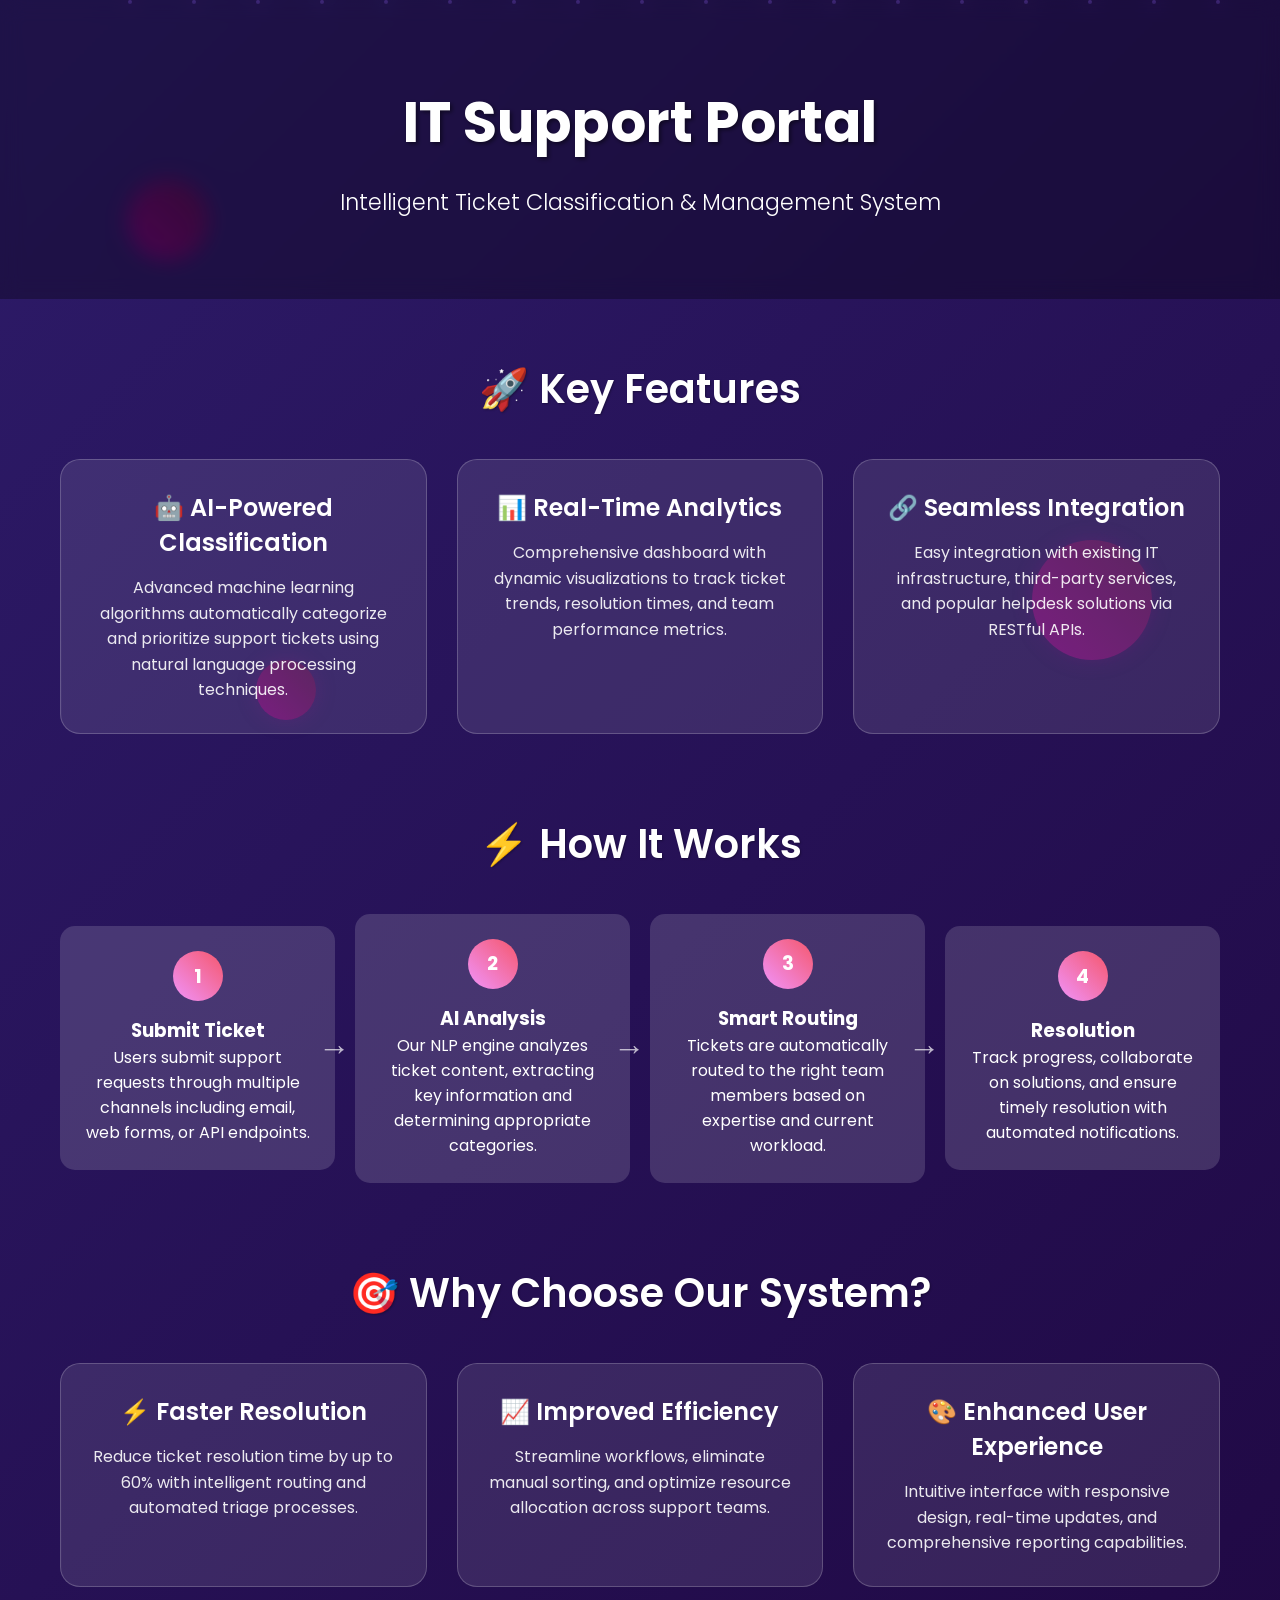
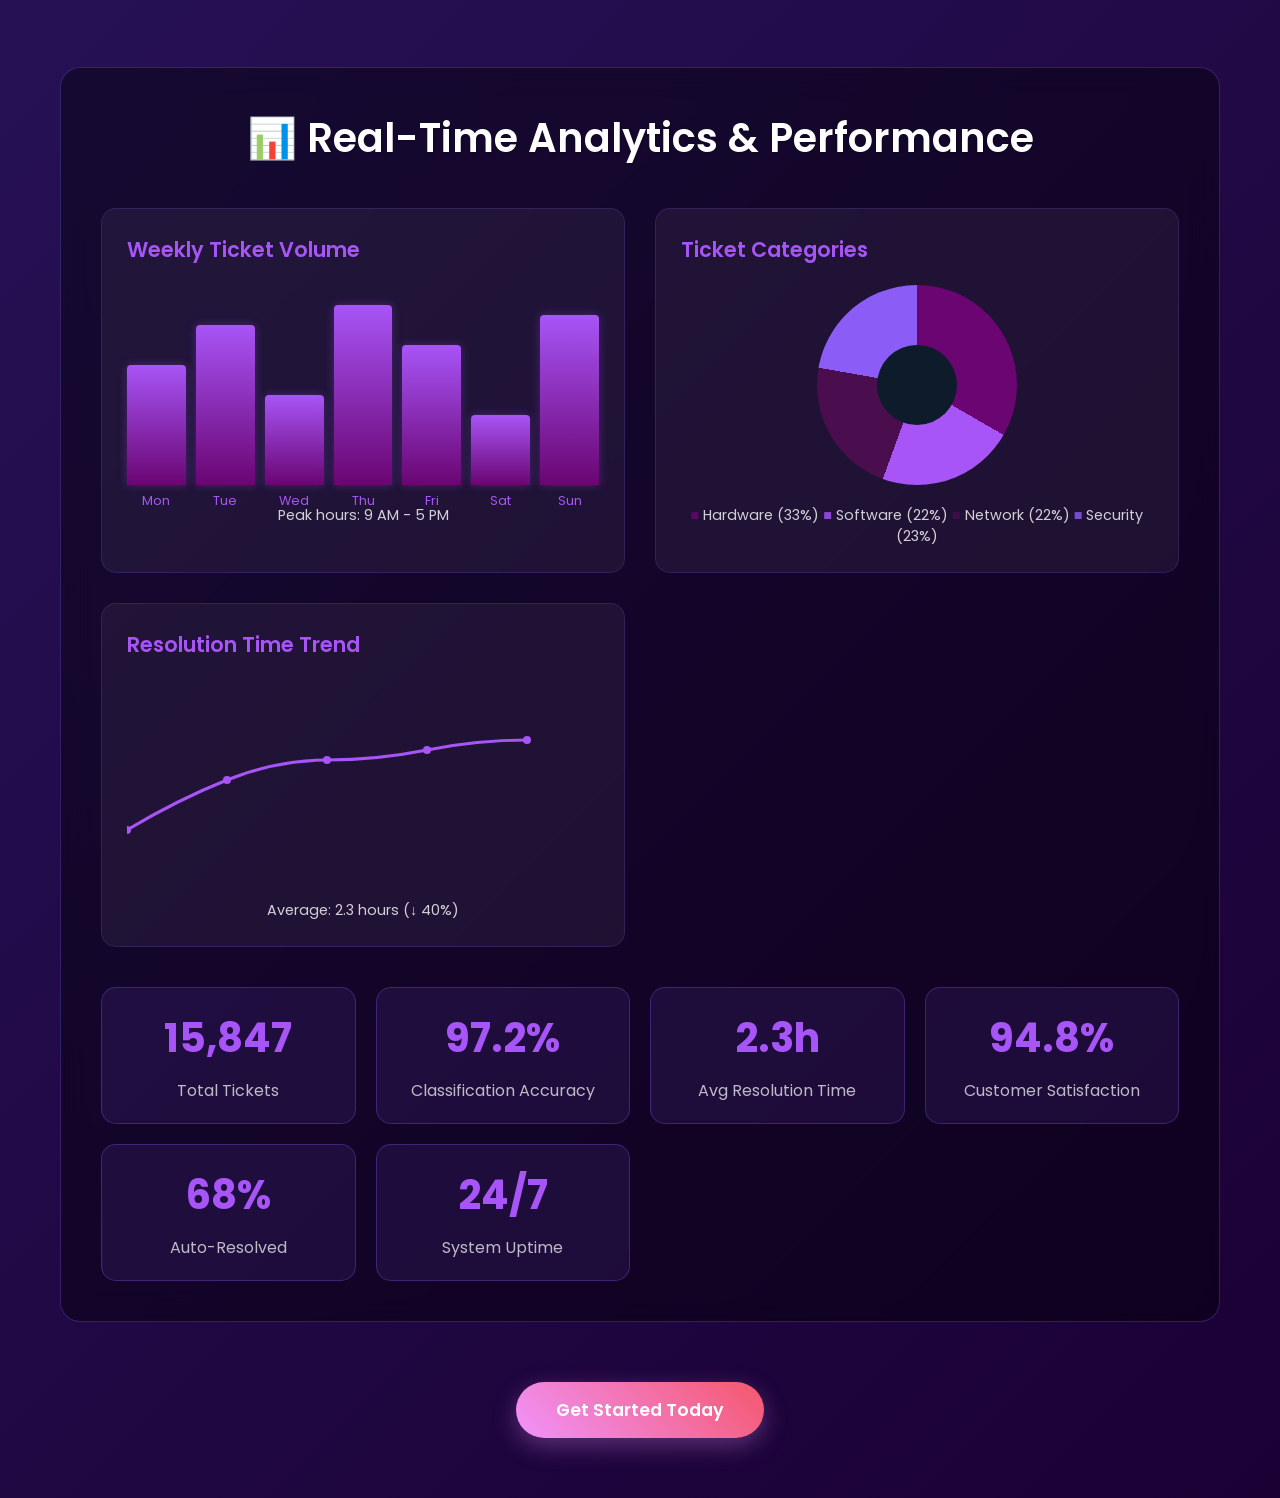
<file: frontend/public/landing.html>
<!DOCTYPE html>
<html lang="en">
<head>
    <meta charset="UTF-8">
    <meta name="viewport" content="width=device-width, initial-scale=1.0">
    <link href="https://fonts.googleapis.com/css2?family=Poppins:wght@300;400;500;600;700&display=swap" rel="stylesheet">
    <style>
        * {
            margin: 0;
            padding: 0;
            box-sizing: border-box;
        }
        
        body {
            font-family: 'Poppins', sans-serif;
            background: linear-gradient(135deg, #2D1B69 0%, #1a0033 25%, #4A0E4E 50%, #6A0572 75%, #0D1B2A 100%);
            background-size: 400% 400%;
            animation: gradientShift 15s ease infinite;
            color: #fff;
            overflow-x: hidden;
        }
        
        @keyframes gradientShift {
            0% { background-position: 0% 50%; }
            50% { background-position: 100% 50%; }
            100% { background-position: 0% 50%; }
        }
        
        .header {
            background: rgba(0, 0, 0, 0.3);
            backdrop-filter: blur(10px);
            padding: 80px 20px;
            text-align: center;
            position: relative;
            overflow: hidden;
        }
        
        .header::before {
            content: '';
            position: absolute;
            top: 0;
            left: -100%;
            width: 100%;
            height: 100%;
            background: linear-gradient(90deg, transparent, rgba(255,255,255,0.2), transparent);
            animation: shimmer 3s infinite;
        }
        
        @keyframes shimmer {
            0% { left: -100%; }
            100% { left: 100%; }
        }
        
        .header h1 {
            font-size: 3.5rem;
            font-weight: 700;
            margin-bottom: 20px;
            text-shadow: 2px 2px 4px rgba(0,0,0,0.5);
            animation: slideInFromTop 1s ease-out;
        }
        
        .header p {
            font-size: 1.4rem;
            font-weight: 300;
            opacity: 0.9;
            animation: slideInFromBottom 1s ease-out 0.3s both;
        }
        
        @keyframes slideInFromTop {
            0% {
                transform: translateY(-50px);
                opacity: 0;
            }
            100% {
                transform: translateY(0);
                opacity: 1;
            }
        }
        
        @keyframes slideInFromBottom {
            0% {
                transform: translateY(50px);
                opacity: 0;
            }
            100% {
                transform: translateY(0);
                opacity: 1;
            }
        }
        
        .content {
            padding: 60px 20px;
            max-width: 1200px;
            margin: 0 auto;
        }
        
        .section {
            margin-bottom: 80px;
            opacity: 0;
            transform: translateY(30px);
            animation: fadeInUp 0.8s ease-out forwards;
        }
        
        .section:nth-child(1) { animation-delay: 0.5s; }
        .section:nth-child(2) { animation-delay: 0.7s; }
        .section:nth-child(3) { animation-delay: 0.9s; }
        
        @keyframes fadeInUp {
            to {
                opacity: 1;
                transform: translateY(0);
            }
        }
        
        .section h2 {
            font-size: 2.5rem;
            font-weight: 600;
            margin-bottom: 40px;
            text-align: center;
            text-shadow: 1px 1px 2px rgba(0,0,0,0.3);
        }
        
        .features {
            display: grid;
            grid-template-columns: repeat(auto-fit, minmax(300px, 1fr));
            gap: 30px;
            margin-top: 40px;
        }
        
        .feature {
            background: rgba(255, 255, 255, 0.1);
            backdrop-filter: blur(10px);
            border-radius: 20px;
            padding: 30px;
            text-align: center;
            transition: all 0.3s ease;
            border: 1px solid rgba(255, 255, 255, 0.2);
            position: relative;
            overflow: hidden;
        }
        
        .feature::before {
            content: '';
            position: absolute;
            top: 0;
            left: 0;
            right: 0;
            bottom: 0;
            background: linear-gradient(45deg, transparent, rgba(255,255,255,0.1), transparent);
            transform: translateX(-100%);
            transition: transform 0.6s;
        }
        
        .feature:hover::before {
            transform: translateX(100%);
        }
        
        .feature:hover {
            transform: translateY(-10px) scale(1.05);
            box-shadow: 0 20px 40px rgba(0,0,0,0.3);
        }
        
        .feature h3 {
            font-size: 1.5rem;
            font-weight: 600;
            margin-bottom: 15px;
            color: #fff;
        }
        
        .feature p {
            font-size: 1rem;
            line-height: 1.6;
            opacity: 0.9;
        }
        
        .workflow {
            display: flex;
            justify-content: space-between;
            align-items: center;
            flex-wrap: wrap;
            gap: 20px;
            margin-top: 40px;
        }
        
        .workflow-step {
            flex: 1;
            min-width: 250px;
            background: rgba(255, 255, 255, 0.15);
            backdrop-filter: blur(15px);
            border-radius: 15px;
            padding: 25px;
            text-align: center;
            position: relative;
            transition: all 0.3s ease;
        }
        
        .workflow-step:hover {
            transform: scale(1.05);
            background: rgba(255, 255, 255, 0.2);
        }
        
        .workflow-step::after {
            content: '→';
            position: absolute;
            right: -15px;
            top: 50%;
            transform: translateY(-50%);
            font-size: 2rem;
            color: #fff;
            opacity: 0.7;
        }
        
        .workflow-step:last-child::after {
            display: none;
        }
        
        .step-number {
            width: 50px;
            height: 50px;
            background: linear-gradient(45deg, #f093fb, #f5576c);
            border-radius: 50%;
            display: flex;
            align-items: center;
            justify-content: center;
            margin: 0 auto 15px;
            font-weight: bold;
            font-size: 1.2rem;
        }
        
        .cta-section {
            text-align: center;
            margin-top: 60px;
        }
        
        .cta-button {
            display: inline-block;
            background: linear-gradient(45deg, #f093fb, #f5576c);
            color: white;
            padding: 15px 40px;
            border-radius: 50px;
            text-decoration: none;
            font-weight: 600;
            font-size: 1.1rem;
            transition: all 0.3s ease;
            box-shadow: 0 8px 25px rgba(240, 147, 251, 0.3);
        }
        
        .cta-button:hover {
            transform: translateY(-3px);
            box-shadow: 0 12px 35px rgba(240, 147, 251, 0.4);
        }
        
        .floating-elements {
            position: fixed;
            top: 0;
            left: 0;
            width: 100%;
            height: 100%;
            pointer-events: none;
            z-index: -1;
        }
        
        .floating-circle {
            position: absolute;
            border-radius: 50%;
            background: linear-gradient(45deg, #6A0572, #4A0E4E);
            animation: float 6s ease-in-out infinite;
            box-shadow: 0 0 20px rgba(106, 5, 114, 0.3);
        }
        
        .floating-circle:nth-child(1) {
            width: 80px;
            height: 80px;
            top: 20%;
            left: 10%;
            animation-delay: 0s;
        }
        
        .floating-circle:nth-child(2) {
            width: 120px;
            height: 120px;
            top: 60%;
            right: 10%;
            animation-delay: 2s;
        }
        
        .floating-circle:nth-child(3) {
            width: 60px;
            height: 60px;
            bottom: 20%;
            left: 20%;
            animation-delay: 4s;
        }
        
        /* Enhanced floating particles */
        .floating-particles {
            position: fixed;
            top: 0;
            left: 0;
            width: 100%;
            height: 100%;
            pointer-events: none;
            z-index: -1;
        }
        
        .particle {
            position: absolute;
            width: 4px;
            height: 4px;
            background: #8B5CF6;
            border-radius: 50%;
            animation: particleFloat 8s linear infinite;
        }
        
        @keyframes particleFloat {
            0% {
                transform: translateY(100vh) rotate(0deg);
                opacity: 0;
            }
            10% {
                opacity: 1;
            }
            90% {
                opacity: 1;
            }
            100% {
                transform: translateY(-100vh) rotate(360deg);
                opacity: 0;
            }
        }
        
        /* Charts and Data Visualization Styles */
        .charts-section {
            background: rgba(0, 0, 0, 0.4);
            backdrop-filter: blur(15px);
            border-radius: 20px;
            padding: 40px;
            margin: 60px 0;
            border: 1px solid rgba(139, 92, 246, 0.3);
        }
        
        .charts-grid {
            display: grid;
            grid-template-columns: repeat(auto-fit, minmax(400px, 1fr));
            gap: 30px;
            margin-top: 30px;
        }
        
        .chart-container {
            background: rgba(255, 255, 255, 0.05);
            border-radius: 15px;
            padding: 25px;
            border: 1px solid rgba(139, 92, 246, 0.2);
            position: relative;
            overflow: hidden;
        }
        
        .chart-container::before {
            content: '';
            position: absolute;
            top: 0;
            left: 0;
            right: 0;
            bottom: 0;
            background: linear-gradient(45deg, transparent, rgba(139, 92, 246, 0.1), transparent);
            transform: translateX(-100%);
            animation: chartShimmer 3s ease-in-out infinite;
        }
        
        @keyframes chartShimmer {
            0% { transform: translateX(-100%); }
            50% { transform: translateX(100%); }
            100% { transform: translateX(-100%); }
        }
        
        .chart-title {
            font-size: 1.3rem;
            font-weight: 600;
            margin-bottom: 20px;
            color: #A855F7;
        }
        
        .bar-chart {
            display: flex;
            align-items: end;
            height: 200px;
            gap: 10px;
            margin-bottom: 20px;
        }
        
        .bar {
            flex: 1;
            background: linear-gradient(to top, #6A0572, #A855F7);
            border-radius: 4px 4px 0 0;
            position: relative;
            animation: barGrow 2s ease-out;
            box-shadow: 0 0 10px rgba(168, 85, 247, 0.3);
        }
        
        @keyframes barGrow {
            0% { height: 0; }
        }
        
        .bar:nth-child(1) { height: 60%; animation-delay: 0.1s; }
        .bar:nth-child(2) { height: 80%; animation-delay: 0.2s; }
        .bar:nth-child(3) { height: 45%; animation-delay: 0.3s; }
        .bar:nth-child(4) { height: 90%; animation-delay: 0.4s; }
        .bar:nth-child(5) { height: 70%; animation-delay: 0.5s; }
        .bar:nth-child(6) { height: 35%; animation-delay: 0.6s; }
        .bar:nth-child(7) { height: 85%; animation-delay: 0.7s; }
        
        .bar-label {
            position: absolute;
            bottom: -25px;
            left: 50%;
            transform: translateX(-50%);
            font-size: 0.8rem;
            color: #A855F7;
        }
        
        .pie-chart {
            width: 200px;
            height: 200px;
            border-radius: 50%;
            background: conic-gradient(
                #6A0572 0deg 120deg,
                #A855F7 120deg 200deg,
                #4A0E4E 200deg 280deg,
                #8B5CF6 280deg 360deg
            );
            margin: 0 auto 20px;
            position: relative;
            animation: pieRotate 3s ease-in-out;
        }
        
        @keyframes pieRotate {
            0% { transform: rotate(0deg); }
            100% { transform: rotate(360deg); }
        }
        
        .pie-chart::after {
            content: '';
            position: absolute;
            top: 50%;
            left: 50%;
            transform: translate(-50%, -50%);
            width: 80px;
            height: 80px;
            background: #0D1B2A;
            border-radius: 50%;
        }
        
        .line-chart {
            position: relative;
            height: 200px;
            margin-bottom: 20px;
        }
        
        .line-chart svg {
            width: 100%;
            height: 100%;
        }
        
        .line-path {
            fill: none;
            stroke: #A855F7;
            stroke-width: 3;
            stroke-dasharray: 1000;
            stroke-dashoffset: 1000;
            animation: drawLine 3s ease-in-out forwards;
        }
        
        @keyframes drawLine {
            to {
                stroke-dashoffset: 0;
            }
        }
        
        .stats-grid {
            display: grid;
            grid-template-columns: repeat(auto-fit, minmax(200px, 1fr));
            gap: 20px;
            margin-top: 40px;
        }
        
        .stat-card {
            background: rgba(139, 92, 246, 0.1);
            border-radius: 15px;
            padding: 20px;
            text-align: center;
            border: 1px solid rgba(139, 92, 246, 0.3);
            transition: all 0.3s ease;
            position: relative;
            overflow: hidden;
        }
        
        .stat-card::before {
            content: '';
            position: absolute;
            top: 0;
            left: 0;
            right: 0;
            bottom: 0;
            background: linear-gradient(45deg, transparent, rgba(139, 92, 246, 0.2), transparent);
            transform: translateX(-100%);
            transition: transform 0.6s;
        }
        
        .stat-card:hover::before {
            transform: translateX(100%);
        }
        
        .stat-card:hover {
            transform: translateY(-5px);
            box-shadow: 0 10px 30px rgba(139, 92, 246, 0.3);
        }
        
        .stat-number {
            font-size: 2.5rem;
            font-weight: 700;
            color: #A855F7;
            margin-bottom: 10px;
            animation: countUp 2s ease-out;
        }
        
        @keyframes countUp {
            0% { opacity: 0; transform: translateY(20px); }
            100% { opacity: 1; transform: translateY(0); }
        }
        
        .stat-label {
            font-size: 1rem;
            color: #E5E7EB;
            opacity: 0.8;
        }
        
        .pulse-animation {
            animation: pulse 2s infinite;
        }
        
        @keyframes pulse {
            0% { box-shadow: 0 0 0 0 rgba(139, 92, 246, 0.7); }
            70% { box-shadow: 0 0 0 10px rgba(139, 92, 246, 0); }
            100% { box-shadow: 0 0 0 0 rgba(139, 92, 246, 0); }
        }
        
        @keyframes float {
            0%, 100% { transform: translateY(0px); }
            50% { transform: translateY(-20px); }
        }
        
        @media (max-width: 768px) {
            .header h1 {
                font-size: 2.5rem;
            }
            
            .header p {
                font-size: 1.2rem;
            }
            
            .workflow {
                flex-direction: column;
            }
            
            .workflow-step::after {
                content: '↓';
                right: 50%;
                bottom: -15px;
                top: auto;
                transform: translateX(50%);
            }
        }
    </style>
    <title>IT Support Portal - Intelligent Ticket Classification</title>
</head>
<body>
    <div class="floating-elements">
        <div class="floating-circle"></div>
        <div class="floating-circle"></div>
        <div class="floating-circle"></div>
    </div>
    
    <div class="header">
        <h1>IT Support Portal</h1>
        <p>Intelligent Ticket Classification & Management System</p>
    </div>
    
    <div class="content">
        <div class="section">
            <h2>🚀 Key Features</h2>
            <div class="features">
                <div class="feature">
                    <h3>🤖 AI-Powered Classification</h3>
                    <p>Advanced machine learning algorithms automatically categorize and prioritize support tickets using natural language processing techniques.</p>
                </div>
                <div class="feature">
                    <h3>📊 Real-Time Analytics</h3>
                    <p>Comprehensive dashboard with dynamic visualizations to track ticket trends, resolution times, and team performance metrics.</p>
                </div>
                <div class="feature">
                    <h3>🔗 Seamless Integration</h3>
                    <p>Easy integration with existing IT infrastructure, third-party services, and popular helpdesk solutions via RESTful APIs.</p>
                </div>
            </div>
        </div>
        
        <div class="section">
            <h2>⚡ How It Works</h2>
            <div class="workflow">
                <div class="workflow-step">
                    <div class="step-number">1</div>
                    <h3>Submit Ticket</h3>
                    <p>Users submit support requests through multiple channels including email, web forms, or API endpoints.</p>
                </div>
                <div class="workflow-step">
                    <div class="step-number">2</div>
                    <h3>AI Analysis</h3>
                    <p>Our NLP engine analyzes ticket content, extracting key information and determining appropriate categories.</p>
                </div>
                <div class="workflow-step">
                    <div class="step-number">3</div>
                    <h3>Smart Routing</h3>
                    <p>Tickets are automatically routed to the right team members based on expertise and current workload.</p>
                </div>
                <div class="workflow-step">
                    <div class="step-number">4</div>
                    <h3>Resolution</h3>
                    <p>Track progress, collaborate on solutions, and ensure timely resolution with automated notifications.</p>
                </div>
            </div>
        </div>
        
        <div class="section">
            <h2>🎯 Why Choose Our System?</h2>
            <div class="features">
                <div class="feature">
                    <h3>⚡ Faster Resolution</h3>
                    <p>Reduce ticket resolution time by up to 60% with intelligent routing and automated triage processes.</p>
                </div>
                <div class="feature">
                    <h3>📈 Improved Efficiency</h3>
                    <p>Streamline workflows, eliminate manual sorting, and optimize resource allocation across support teams.</p>
                </div>
                <div class="feature">
                    <h3>🎨 Enhanced User Experience</h3>
                    <p>Intuitive interface with responsive design, real-time updates, and comprehensive reporting capabilities.</p>
                </div>
            </div>
        </div>
        
        <!-- Analytics & Performance Section -->
        <div class="section charts-section">
            <h2>📊 Real-Time Analytics & Performance</h2>
            
            <div class="charts-grid">
                <div class="chart-container">
                    <div class="chart-title">Weekly Ticket Volume</div>
                    <div class="bar-chart">
                        <div class="bar">
                            <div class="bar-label">Mon</div>
                        </div>
                        <div class="bar">
                            <div class="bar-label">Tue</div>
                        </div>
                        <div class="bar">
                            <div class="bar-label">Wed</div>
                        </div>
                        <div class="bar">
                            <div class="bar-label">Thu</div>
                        </div>
                        <div class="bar">
                            <div class="bar-label">Fri</div>
                        </div>
                        <div class="bar">
                            <div class="bar-label">Sat</div>
                        </div>
                        <div class="bar">
                            <div class="bar-label">Sun</div>
                        </div>
                    </div>
                    <p style="text-align: center; font-size: 0.9rem; opacity: 0.8;">Peak hours: 9 AM - 5 PM</p>
                </div>
                
                <div class="chart-container">
                    <div class="chart-title">Ticket Categories</div>
                    <div class="pie-chart pulse-animation"></div>
                    <div style="text-align: center; font-size: 0.9rem; opacity: 0.8;">
                        <span style="color: #6A0572;">■</span> Hardware (33%)
                        <span style="color: #A855F7;">■</span> Software (22%)
                        <span style="color: #4A0E4E;">■</span> Network (22%)
                        <span style="color: #8B5CF6;">■</span> Security (23%)
                    </div>
                </div>
                
                <div class="chart-container">
                    <div class="chart-title">Resolution Time Trend</div>
                    <div class="line-chart">
                        <svg>
                            <path class="line-path" d="M 0 150 Q 50 120 100 100 T 200 80 T 300 70 T 400 60"/>
                            <circle cx="0" cy="150" r="4" fill="#A855F7"/>
                            <circle cx="100" cy="100" r="4" fill="#A855F7"/>
                            <circle cx="200" cy="80" r="4" fill="#A855F7"/>
                            <circle cx="300" cy="70" r="4" fill="#A855F7"/>
                            <circle cx="400" cy="60" r="4" fill="#A855F7"/>
                        </svg>
                    </div>
                    <p style="text-align: center; font-size: 0.9rem; opacity: 0.8;">Average: 2.3 hours (↓ 40%)</p>
                </div>
            </div>
            
            <div class="stats-grid">
                <div class="stat-card">
                    <div class="stat-number">15,847</div>
                    <div class="stat-label">Total Tickets</div>
                </div>
                <div class="stat-card">
                    <div class="stat-number">97.2%</div>
                    <div class="stat-label">Classification Accuracy</div>
                </div>
                <div class="stat-card">
                    <div class="stat-number">2.3h</div>
                    <div class="stat-label">Avg Resolution Time</div>
                </div>
                <div class="stat-card">
                    <div class="stat-number">94.8%</div>
                    <div class="stat-label">Customer Satisfaction</div>
                </div>
                <div class="stat-card">
                    <div class="stat-number">68%</div>
                    <div class="stat-label">Auto-Resolved</div>
                </div>
                <div class="stat-card">
                    <div class="stat-number">24/7</div>
                    <div class="stat-label">System Uptime</div>
                </div>
            </div>
        </div>
        
        <div class="cta-section">
            <a href="/login" class="cta-button">Get Started Today</a>
        </div>
    </div>
    
    <!-- Floating particles -->
    <div class="floating-particles">
        <div class="particle" style="left: 10%; animation-delay: 0s;"></div>
        <div class="particle" style="left: 20%; animation-delay: 1s;"></div>
        <div class="particle" style="left: 30%; animation-delay: 2s;"></div>
        <div class="particle" style="left: 40%; animation-delay: 3s;"></div>
        <div class="particle" style="left: 50%; animation-delay: 4s;"></div>
        <div class="particle" style="left: 60%; animation-delay: 5s;"></div>
        <div class="particle" style="left: 70%; animation-delay: 6s;"></div>
        <div class="particle" style="left: 80%; animation-delay: 7s;"></div>
        <div class="particle" style="left: 90%; animation-delay: 0.5s;"></div>
        <div class="particle" style="left: 15%; animation-delay: 1.5s;"></div>
        <div class="particle" style="left: 25%; animation-delay: 2.5s;"></div>
        <div class="particle" style="left: 35%; animation-delay: 3.5s;"></div>
        <div class="particle" style="left: 45%; animation-delay: 4.5s;"></div>
        <div class="particle" style="left: 55%; animation-delay: 5.5s;"></div>
        <div class="particle" style="left: 65%; animation-delay: 6.5s;"></div>
        <div class="particle" style="left: 75%; animation-delay: 7.5s;"></div>
        <div class="particle" style="left: 85%; animation-delay: 0.25s;"></div>
        <div class="particle" style="left: 95%; animation-delay: 1.25s;"></div>
    </div>
</body>
</html>
</file>
